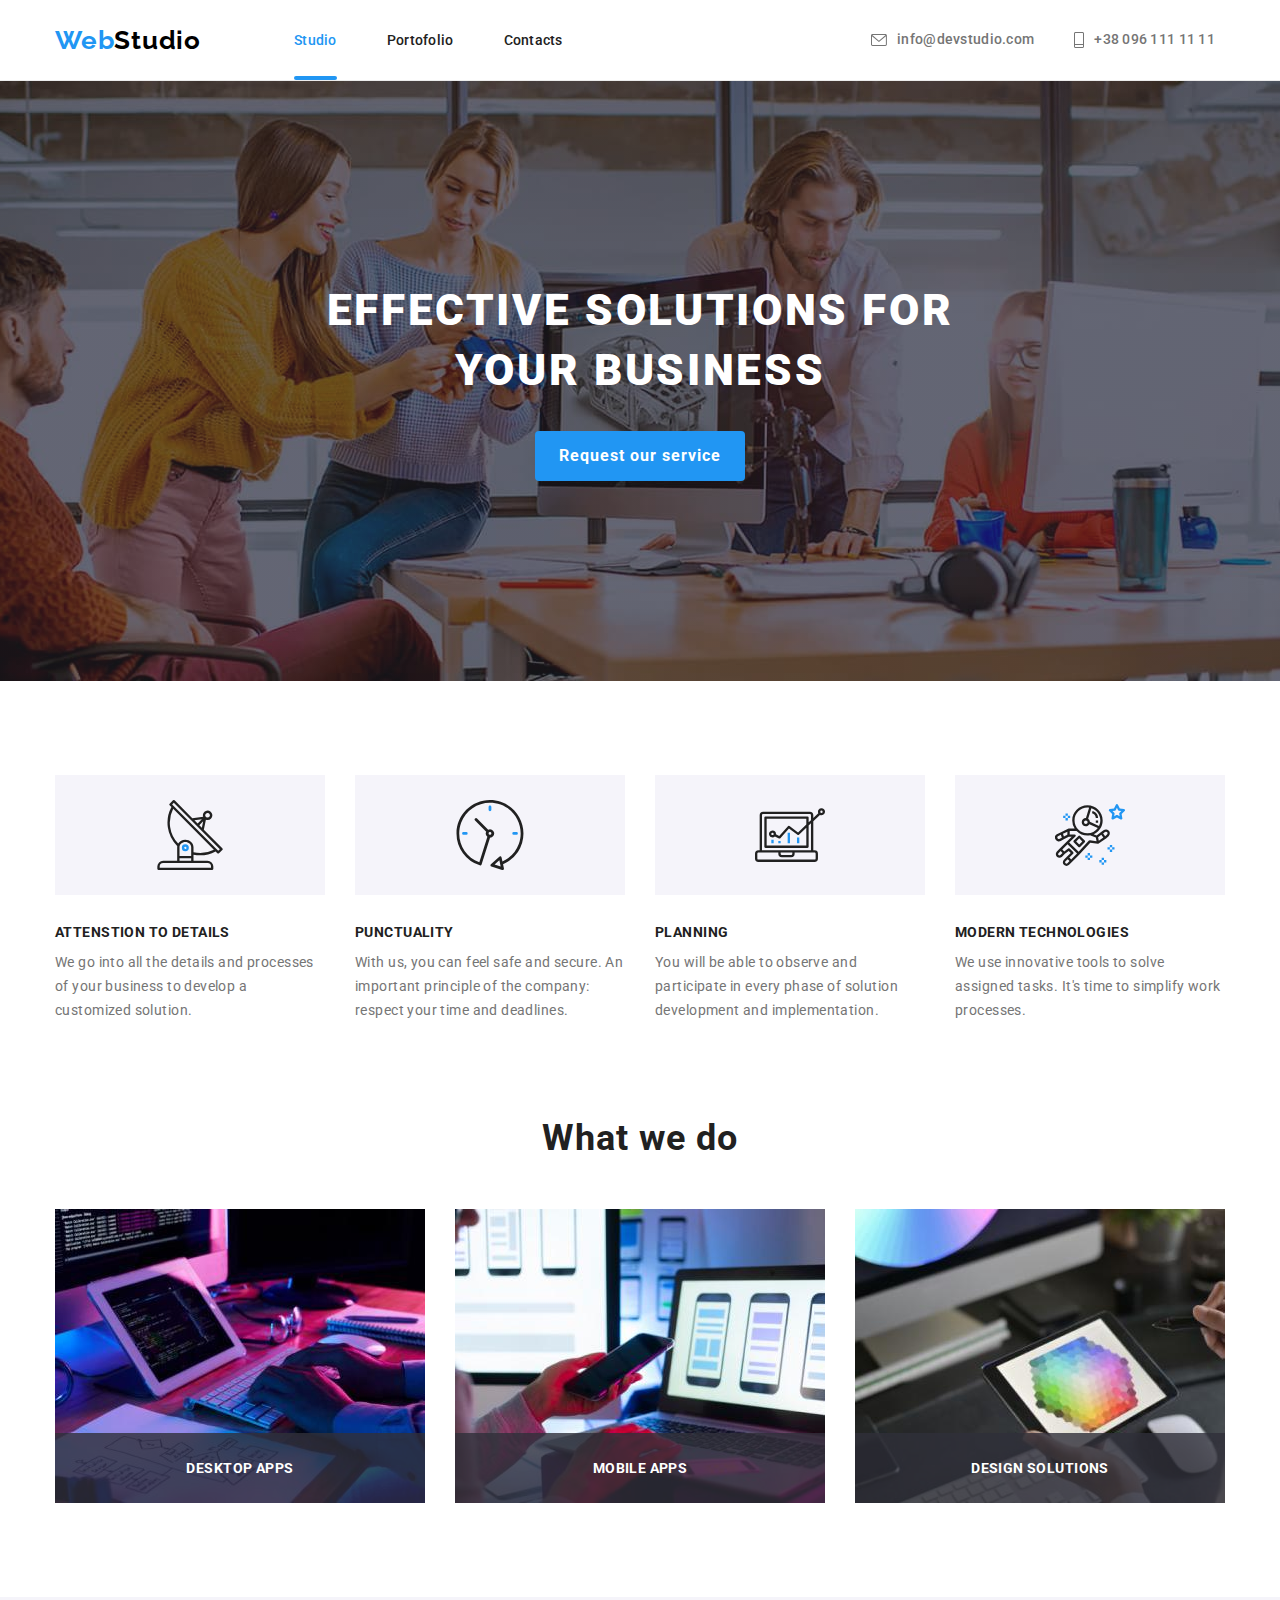
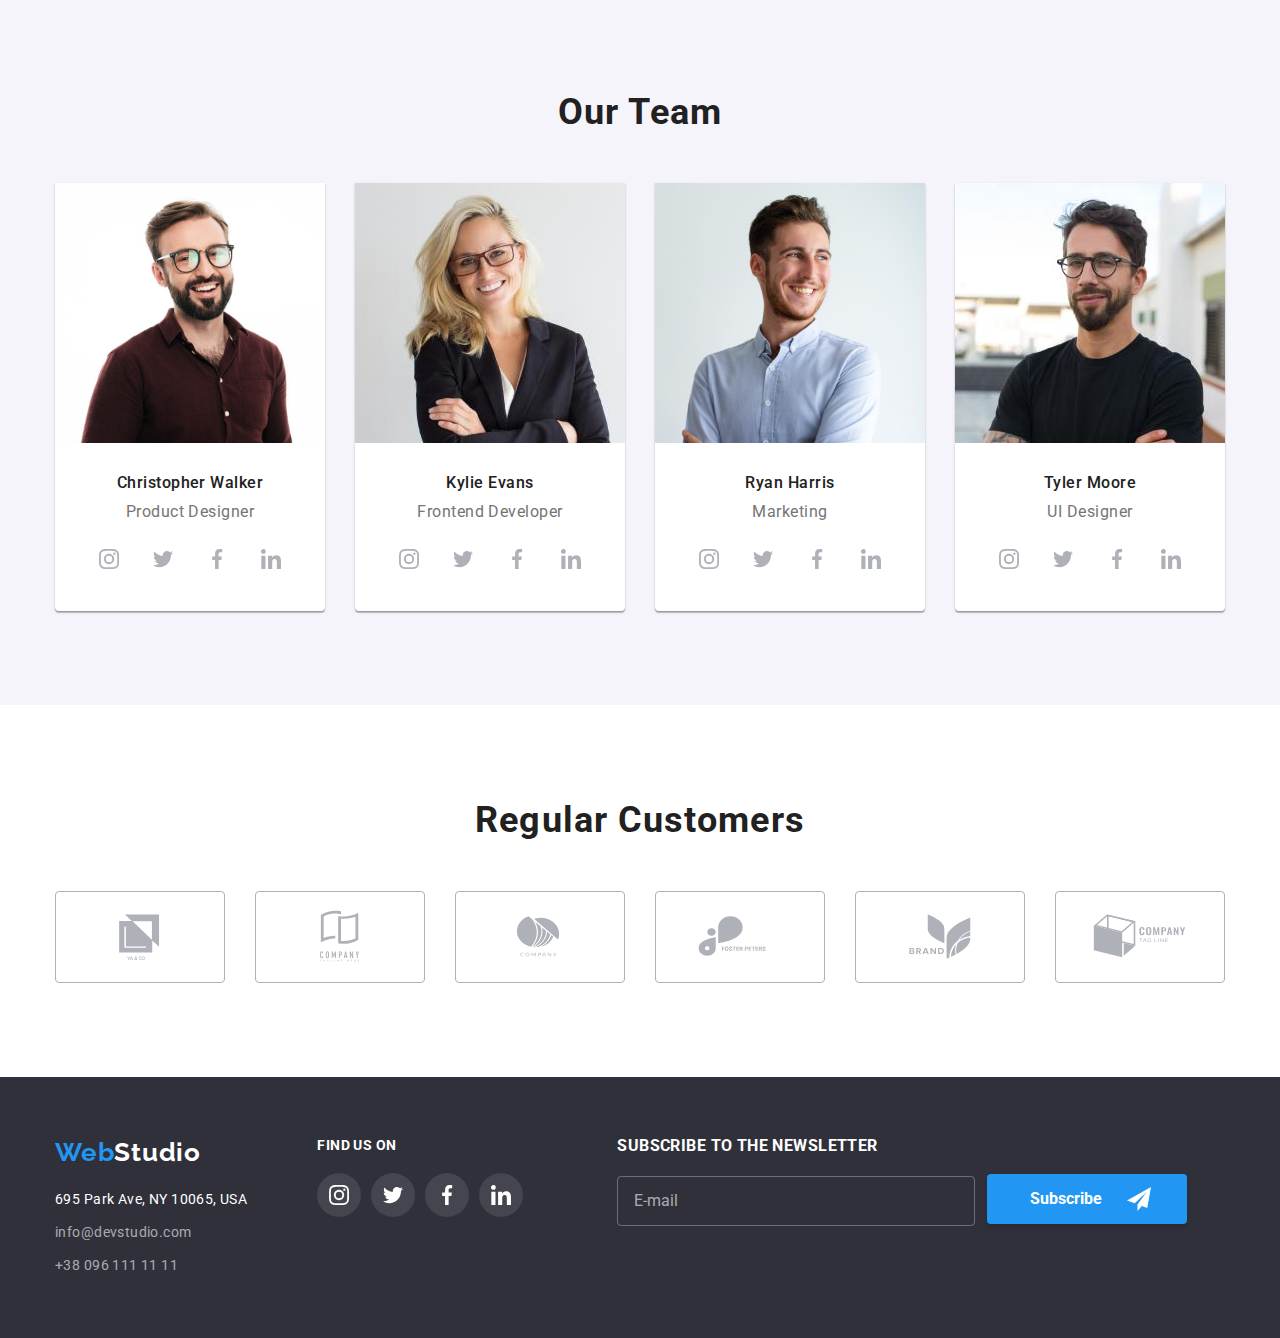
<file: index.html>
<!DOCTYPE html>
<html lang="en">
  <head>
    <meta charset="UTF-8" />
    <meta http-equiv="X-UA-Compatible" content="IE=edge" />
    <meta name="viewport" content="width=device-width, initial-scale=1.0" />
    <title>WebStudio</title>
    <link rel="preconnect" href="https://fonts.googleapis.com" />
    <link rel="preconnect" href="https://fonts.gstatic.com" crossorigin />
    <link
      href="https://fonts.googleapis.com/css2?family=Raleway:wght@700&family=Roboto:wght@400;500;700;900&display=swap"
      rel="stylesheet"
    />
    <link
      rel="stylesheet"
      href="https://cdnjs.cloudflare.com/ajax/libs/modern-normalize/1.1.0/modern-normalize.min.css"
    />
    <link rel="stylesheet" href="./css/styles.css" />
  </head>
  <body>
    <header class="header">
      <div class="container main-nav">
        <nav class="main-nav">
          <a href="./index.html" class="logo"><span class="logo part">Web</span>Studio</a>
          <ul class="nav-list">
            <li class="link"><a class="nav-list-link current" href="./index.html">Studio</a></li>
            <li class="link"><a class="nav-list-link" href="./portfolio.html">Portofolio</a></li>
            <li class="link"><a class="nav-list-link" href="">Contacts</a></li>
          </ul>
        </nav>
        <ul class="contacts-list">
          <li class="contact">
            <a href="mailto:info@devstudio.com" class="header-contacts mail">
              <svg class="convert" width="16px" height="12px">
                <use href="./images/icons.svg#icon-convert"></use>
              </svg>
              info@devstudio.com
            </a>
          </li>
          <li class="contact">
            <a href="tel:+380961111111" class="header-contacts phone">
              <svg class="phone" width="10px" height="16px">
                <use href="./images/icons.svg#icon-phone"></use>
              </svg>
              +38 096 111 11 11</a
            >
          </li>
        </ul>
      </div>
    </header>
    <main>
      <section class="hero">
        <h1 class="hero-title">Effective solutions for your business</h1>
        <button data-modal-open type="button" class="btn primary">Request our service</button>
      </section>
      <section class="section features">
        <div class="container">
          <h2 class="visually-hidden"></h2>
          <ul class="section-list">
            <li class="item">
              <div class="icon-background">
                <svg width="70px" height="70px">
                  <use href="./images/icons.svg#icon-antenna"></use>
                </svg>
              </div>
              <h3 class="section-list-title">ATTENSTION TO DETAILS</h3>
              <p class="item-desc">
                We go into all the details and processes of your business to develop a customized solution.
              </p>
            </li>
            <li class="item">
              <div class="icon-background">
                <svg width="70px" height="70px">
                  <use href="./images/icons.svg#icon-clock"></use>
                </svg>
              </div>
              <h3 class="section-list-title">PUNCTUALITY</h3>
              <p class="item-desc">
                With us, you can feel safe and secure. An important principle of the company: respect your time and deadlines.
              </p>
            </li>
            <li class="item">
              <div class="icon-background">
                <svg width="70px" height="70px">
                  <use href="./images/icons.svg#icon-diagram"></use>
                </svg>
              </div>
              <h3 class="section-list-title">PLANNING</h3>
              <p class="item-desc">
                You will be able to observe and participate in every phase of solution development and implementation.
              </p>
            </li>
            <li class="item">
              <div class="icon-background">
                <svg width="70px" height="70px">
                  <use href="./images/icons.svg#icon-astronaut"></use>
                </svg>
              </div>
              <h3 class="section-list-title">MODERN TECHNOLOGIES</h3>
              <p class="item-desc">
                We use innovative tools to solve assigned tasks. It's time to simplify work processes.
              </p>
            </li>
          </ul>
        </div>
      </section>
      <section class="section">
        <div class="container">
          <h2 class="section-title">What we do</h2>
          <ul class="section-list">
            <li class="img-list">  
              <img class="pic" src="./images/box-1.jpg" alt="Keyboard typing" width="370" />
              <h3 class="image-title">Desktop Apps</h3>
            </li>
            <li class="img-list">
              <img class="pic" src="./images/box-2.jpg" alt="Smartphone look" width="370" />
              <h3 class="image-title">Mobile Apps</h3>
            </li>
            <li class="img-list">
              <img class="pic" src="./images/box-3.jpg" alt="Color selection" width="370" />
              <h3 class="image-title">Design Solutions</h3>
            </li>
          </ul>
        </div>
      </section>
      <section class="section team">
        <div class="container">
          <h2 class="section-title">Our Team</h2>
          <ul class="section-list">
            <li class="section-card">
              <img src="./images/igor-demianenko.jpg" alt="Christopher Walker" width="270" />
              <div class="team-card-desc">
                <h3 class="section-list-item">Christopher Walker</h3>
                <p class="item-desc profession">Product Designer</p>
                <ul class="media-list">
                  <li>
                    <a href="" class="media-link">
                      <svg class="icon" width="20px" height="20px">
                        <use href="./images/icons.svg#icon-instagram"></use>
                      </svg>
                    </a>
                  </li>
                  <li>
                    <a href="" class="media-link">
                      <svg class="icon" width="20px" height="20px">
                        <use href="./images/icons.svg#icon-twitter"></use>
                      </svg>
                    </a>
                  </li>
                  <li>
                    <a href="" class="media-link">
                      <svg class="icon" width="20px" height="20px">
                        <use href="./images/icons.svg#icon-facebook"></use>
                      </svg>
                    </a>
                  </li>
                  <li>
                    <a href="" class="media-link">
                      <svg class="icon" width="20px" height="20px">
                        <use href="./images/icons.svg#icon-linkedin"></use>
                      </svg>
                    </a>
                  </li>
                </ul>
              </div>
            </li>
            <li class="section-card">
              <img src="./images/olga-repina.jpg" alt="Kylie Evans " width="270" />
              <div class="team-card-desc">
                <h3 class="section-list-item">Kylie Evans </h3>
                <p class="item-desc profession">Frontend Developer</p>
                <ul class="media-list">
                  <li>
                    <a href="" class="media-link">
                      <svg class="icon" width="20px" height="20px">
                        <use href="./images/icons.svg#icon-instagram"></use>
                      </svg>
                    </a>
                  </li>
                  <li>
                    <a href="" class="media-link">
                      <svg class="icon" width="20px" height="20px">
                        <use href="./images/icons.svg#icon-twitter"></use>
                      </svg>
                    </a>
                  </li>
                  <li>
                    <a href="" class="media-link">
                      <svg class="icon" width="20px" height="20px">
                        <use href="./images/icons.svg#icon-facebook"></use>
                      </svg>
                    </a>
                  </li>
                  <li>
                    <a href="" class="media-link">
                      <svg class="icon" width="20px" height="20px">
                        <use href="./images/icons.svg#icon-linkedin"></use>
                      </svg>
                    </a>
                  </li>
                </ul>
              </div>
            </li>
            <li class="section-card">
              <img src="./images/mykola-tarasov.jpg" alt="Ryan Harris" width="270" />
              <div class="team-card-desc">
                <h3 class="section-list-item">Ryan Harris</h3>
                <p class="item-desc profession">Marketing</p>
                <ul class="media-list">
                  <li>
                    <a href="" class="media-link">
                      <svg class="icon" width="20px" height="20px">
                        <use href="./images/icons.svg#icon-instagram"></use>
                      </svg>
                    </a>
                  </li>
                  <li>
                    <a href="" class="media-link">
                      <svg class="icon" width="20px" height="20px">
                        <use href="./images/icons.svg#icon-twitter"></use>
                      </svg>
                    </a>
                  </li>
                  <li>
                    <a href="" class="media-link">
                      <svg class="icon" width="20px" height="20px">
                        <use href="./images/icons.svg#icon-facebook"></use>
                      </svg>
                    </a>
                  </li>
                  <li>
                    <a href="" class="media-link">
                      <svg class="icon" width="20px" height="20px">
                        <use href="./images/icons.svg#icon-linkedin"></use>
                      </svg>
                    </a>
                  </li>
                </ul>
              </div>
            </li>
            <li class="section-card">
              <img src="./images/mykhailo-yermakov.jpg" alt="Tyler Moore" width="270" />
              <div class="team-card-desc">
                <h3 class="section-list-item">Tyler Moore</h3>
                <p class="item-desc profession">UI Designer</p>
                <ul class="media-list">
                  <li>
                    <a href="" class="media-link">
                      <svg class="icon" width="20px" height="20px">
                        <use href="./images/icons.svg#icon-instagram"></use>
                      </svg>
                    </a>
                  </li>
                  <li>
                    <a href="" class="media-link">
                      <svg class="icon" width="20px" height="20px">
                        <use href="./images/icons.svg#icon-twitter"></use>
                      </svg>
                    </a>
                  </li>
                  <li>
                    <a href="" class="media-link">
                      <svg class="icon" width="20px" height="20px">
                        <use href="./images/icons.svg#icon-facebook"></use>
                      </svg>
                    </a>
                  </li>
                  <li>
                    <a href="" class="media-link">
                      <svg class="icon" width="20px" height="20px">
                        <use href="./images/icons.svg#icon-linkedin"></use>
                      </svg>
                    </a>
                  </li>
                </ul>
              </div>
            </li>
          </ul>
        </div>
      </section>
      <section class="section">
        <div class="container">
          <h2 class="section-title">Regular Customers</h2>
          <ul class="company-list">
            <li>
              <a href="" class="company-link">
                <svg class="company-icon" width="106px" height="60px">
                  <use href="./images/icons.svg#icon-company-a"></use>
                </svg>
              </a>
            </li>
            <li>
              <a href="" class="company-link">
                <svg class="company-icon" width="106px" height="60px">
                  <use href="./images/icons.svg#icon-company-b"></use>
                </svg>
              </a>
            </li>
            <li>
              <a href="" class="company-link">
                <svg class="company-icon" width="106px" height="60px">
                  <use href="./images/icons.svg#icon-company-c"></use>
                </svg>
              </a>
            </li>
            <li>
              <a href="" class="company-link">
                <svg class="company-icon" width="106px" height="60px">
                  <use href="./images/icons.svg#icon-company-d"></use>
                </svg>
              </a>
            </li>
            <li>
              <a href="" class="company-link">
                <svg class="company-icon" width="106px" height="60px">
                  <use href="./images/icons.svg#icon-company-e"></use>
                </svg>
              </a>
            </li>
            <li>
              <a href="" class="company-link">
                <svg class="company-icon" width="106px" height="60px">
                  <use href="./images/icons.svg#icon-company-f"></use>
                </svg>
              </a>
            </li>
          </ul>
        </div>
      </section>
    </main>
    <footer class="footer">
      <div class="container">
        <div class="left-footer">
          <a href="./index.html" class="logo foot"><span class="logo part">Web</span>Studio</a>
          <address>
            <ul class="footer-list">
              <li class="item">
                <a
                  href="https://goo.gl/maps/kWrGyEN4S8KAi9pg8"
                  target="_blank"
                  rel="noopener nofollow noreferrer"
                  class="address"
                  >695 Park Ave, NY 10065, USA</a
                >
              </li>
              <li class="item">
                <a href="mailto:info@devstudio.com" class="footer-contacts">info@devstudio.com</a>
              </li>
              <li class="item">
                <a href="tel:+380961111111" class="footer-contacts">+38 096 111 11 11</a>
              </li>
            </ul>
          </address>
        </div>
        <div class="follow">
          <h3 class="follow-list-title">FIND US ON</h3>
          <ul class="follow-list">
            <li>
              <a href="" class="follow-media-link">
                <svg class="icon" width="20px" height="20px">
                  <use href="./images/icons.svg#icon-instagram"></use>
                </svg>
              </a>
            </li>
            <li>
              <a href="" class="follow-media-link">
                <svg class="icon" width="20px" height="20px">
                  <use href="./images/icons.svg#icon-twitter"></use>
                </svg>
              </a>
            </li>
            <li>
              <a href="" class="follow-media-link">
                <svg class="icon" width="20px" height="20px">
                  <use href="./images/icons.svg#icon-facebook"></use>
                </svg>
              </a>
            </li>
            <li>
              <a href="" class="follow-media-link">
                <svg class="icon" width="20px" height="20px">
                  <use href="./images/icons.svg#icon-linkedin"></use>
                </svg>
              </a>
            </li>
          </ul>
        </div>
        <div class="subscribe">
          <form class="form-footer"> 
           <label class="label-footer">SUBSCRIBE TO THE NEWSLETTER
            <input class="input-footer" id="footer-email" type="email" name="email" placeholder="E-mail">
           </label>
           <button class="btn-footer" type="submit">Subscribe
            <svg class="telegram" width="24" height="24" viewBox="0 0 24 24" fill="none" xmlns="http://www.w3.org/2000/svg">
             <path d="M24 0L0 13.5L7.66994 16.3407L19.5 5.25L10.5017 17.3895L10.509 17.3923L10.5 17.3895V24L14.8013 18.9819L20.2501 21L24 0Z" fill="white"/>
            </svg>         
           </button>    
          </form>
        </div>  
      </div>
    </footer>
    <!-- Modal -->
    <div class="modal is-hidden" data-modal>
      <div class="modal-content">
        <button class="close-btn" data-modal-close type="button"></button>
        <h2>Leave your information and we'll call you back</h2>
        <form class="form">
          <label class="form-group">
           <span>Name</span> 
           <input class="input" id="name" name="name" type="text">
           <svg class="modal-icon" width="18" height="18" viewBox="0 0 18 18" fill="currentColor" xmlns="http://www.w3.org/2000/svg">
            <g clip-path="url(#clip0_1_2667)">
            <path d="M9 9C10.6575 9 12 7.6575 12 6C12 4.3425 10.6575 3 9 3C7.3425 3 6 4.3425 6 6C6 7.6575 7.3425 9 9 9ZM9 10.5C6.9975 10.5 3 11.505 3 13.5V14.25C3 14.6625 3.3375 15 3.75 15H14.25C14.6625 15 15 14.6625 15 14.25V13.5C15 11.505 11.0025 10.5 9 10.5Z" fill="currentColor"/>
            </g>
            <defs>
            <clipPath id="clip0_1_2667">
            <rect width="18" height="18" fill="currentColor"/>
            </clipPath>
            </defs>
            </svg>
          </label>
          <label class="form-group">
           <span>Telephone</span>
           <input class="input" id="telephone" name="telephone" type="tel">
           <svg class="modal-icon" width="18" height="18" viewBox="0 0 18 18" fill="currentColor" xmlns="http://www.w3.org/2000/svg">
            <g clip-path="url(#clip0_1_2673)">
            <path d="M13.996 11.1226L12.1579 10.9127C11.7164 10.862 11.2822 11.014 10.971 11.3252L9.63945 12.6568C7.59144 11.6147 5.91251 9.94296 4.87041 7.8877L6.20922 6.54888C6.5204 6.2377 6.67237 5.80349 6.62171 5.36205L6.41185 3.53836C6.325 2.80745 5.70988 2.25745 4.97173 2.25745H3.71976C2.902 2.25745 2.22175 2.93771 2.2724 3.75547C2.65595 9.93572 7.59868 14.8712 13.7717 15.2548C14.5894 15.3054 15.2697 14.6252 15.2697 13.8074V12.5555C15.2769 11.8245 14.7269 11.2094 13.996 11.1226Z" fill="currentColor"/>
            </g>
            <defs>
            <clipPath id="clip0_1_2673">
            <rect width="18" height="18" fill="currentColor"/>
            </clipPath>
            </defs>
            </svg> 
          </label>
          <label class="form-group">
           <span>E-mail</span>
           <input class="input" id="email" name="email" type="email">
           <svg class="modal-icon" width="18" height="18" viewBox="0 0 18 18" fill="currentColor"  xmlns="http://www.w3.org/2000/svg">
            <g clip-path="url(#clip0_1_2679)">
            <path d="M15 3H3C2.175 3 1.5075 3.675 1.5075 4.5L1.5 13.5C1.5 14.325 2.175 15 3 15H15C15.825 15 16.5 14.325 16.5 13.5V4.5C16.5 3.675 15.825 3 15 3ZM14.7 6.1875L9.3975 9.5025C9.1575 9.6525 8.8425 9.6525 8.6025 9.5025L3.3 6.1875C3.1125 6.0675 3 5.865 3 5.6475C3 5.145 3.5475 4.845 3.975 5.1075L9 8.25L14.025 5.1075C14.4525 4.845 15 5.145 15 5.6475C15 5.865 14.8875 6.0675 14.7 6.1875Z" fill="currentColor"/>
            </g>
            <defs>
            <clipPath id="clip0_1_2679">
            <rect width="18" height="18" fill="currentColor"/>
            </clipPath>
            </defs>
            </svg>            
          </label>
          <label class="form-group">
           <span>Comments</span>
           <textarea name="comments" class="textarea" rows="5" placeholder="Enter the text"></textarea>
          </label>
          <label class="form-group form-checkbox">
           <input class="checkbox" type="checkbox" name="acceptTerms">
           <span class="conditions-text">I agree with the letter and accept the <a class="terms" href="#"> Terms and Conditions</a></span>
          </label>
          <div class="modal-send">
           <button type="button" class="btn-submit">Send</button>
          </div>   
        </form>
      </div>
    </div>
    <script src="./modal.js"></script>  
  </body>
</html>
</file>
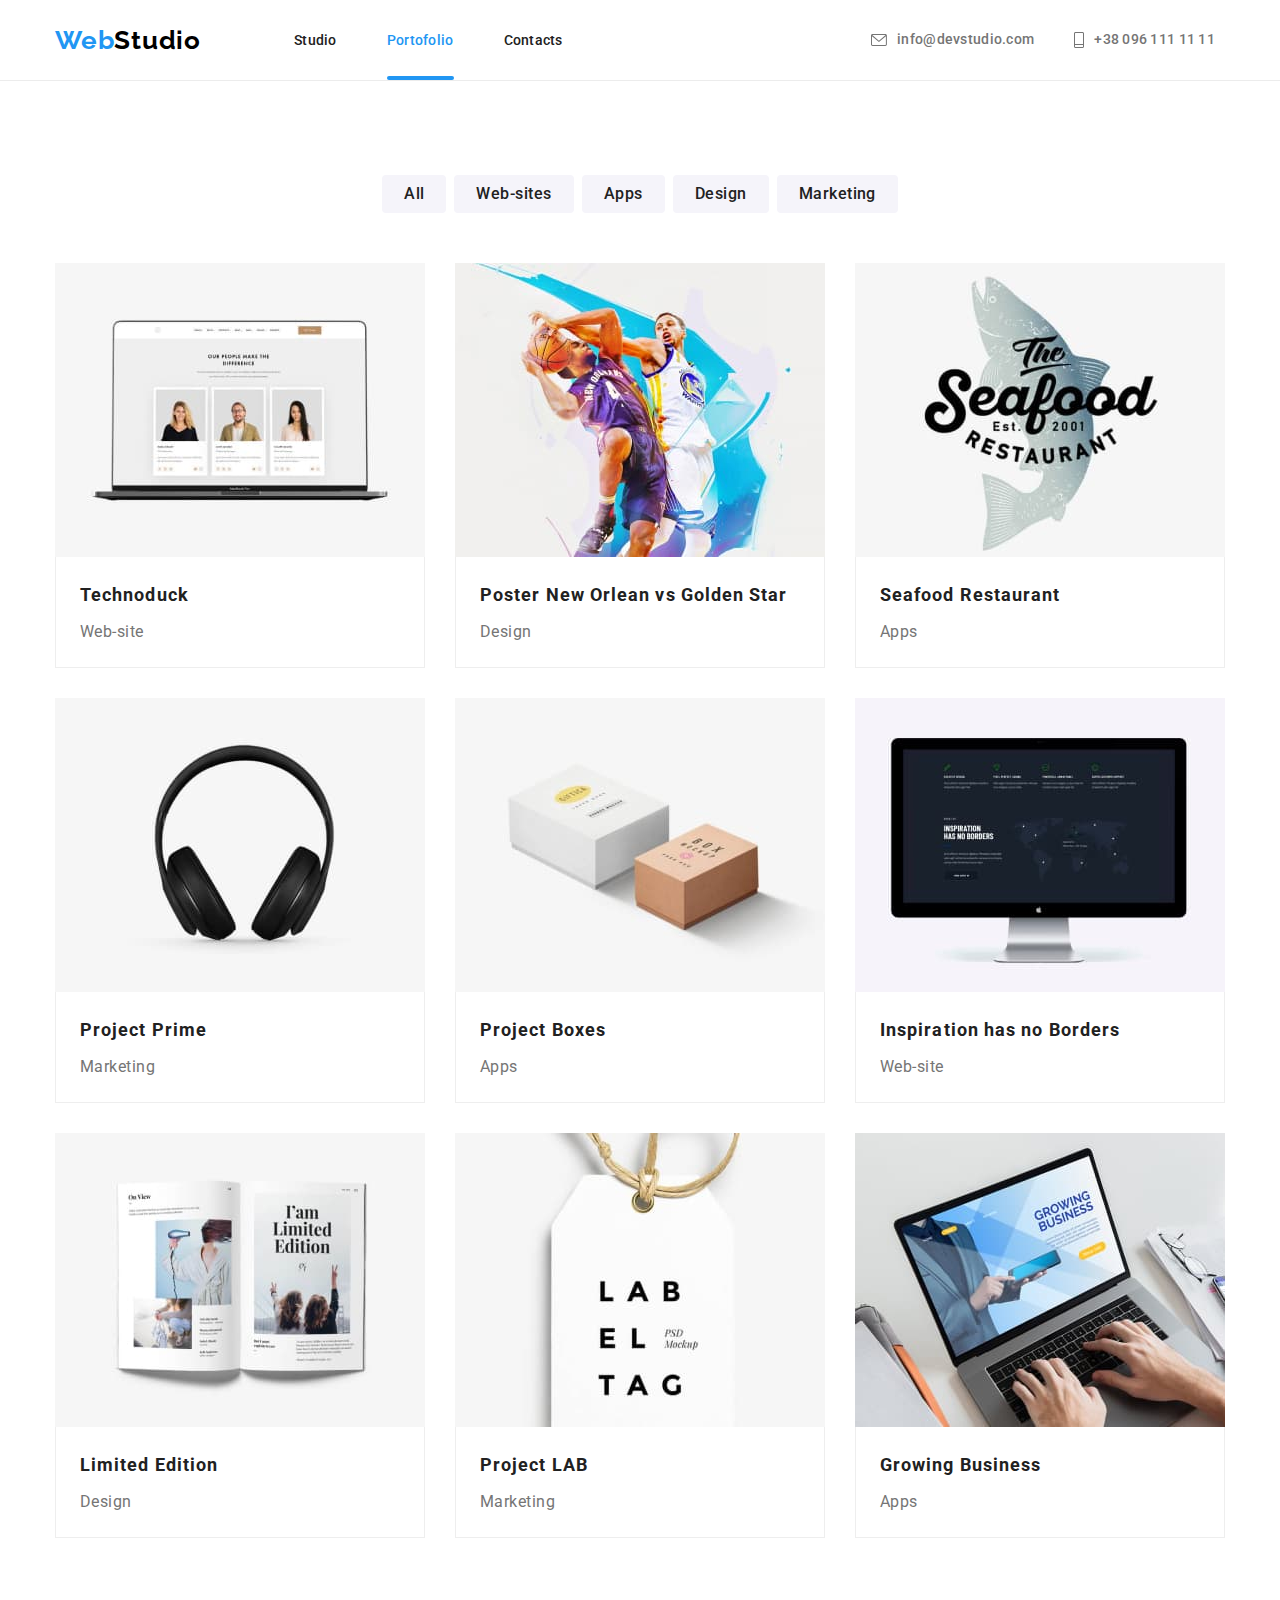
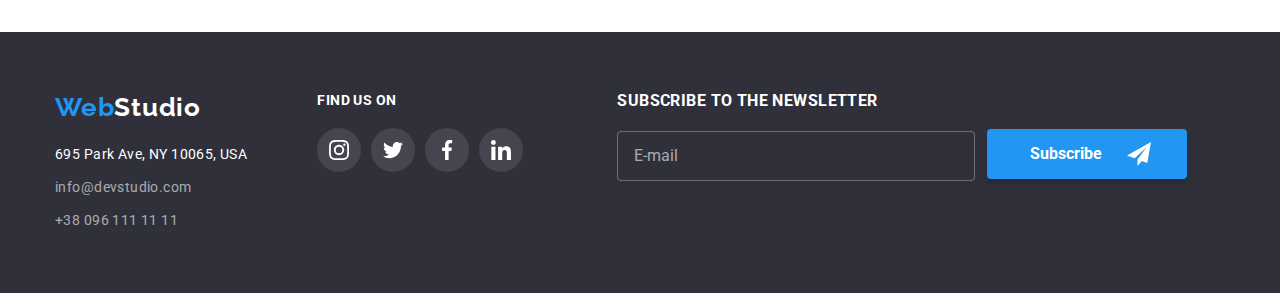
<file: portfolio.html>
<!DOCTYPE html>
<html lang="en">
  <head>
    <meta charset="UTF-8" />
    <meta http-equiv="X-UA-Compatible" content="IE=edge" />
    <meta name="viewport" content="width=device-width, initial-scale=1.0" />
    <title>WebStudio</title>
    <link rel="preconnect" href="https://fonts.googleapis.com" />
    <link rel="preconnect" href="https://fonts.gstatic.com" crossorigin />
    <link
      href="https://fonts.googleapis.com/css2?family=Raleway:wght@700&family=Roboto:wght@400;500;700;900&display=swap"
      rel="stylesheet"
    />
    <link
      rel="stylesheet"
      href="https://cdnjs.cloudflare.com/ajax/libs/modern-normalize/1.1.0/modern-normalize.min.css"
    />
    <link rel="stylesheet" href="./css/styles.css" />
  </head>
  <body>
    <header class="header">
      <div class="container main-nav">
        <nav class="main-nav">
          <a href="./index.html" class="logo"><span class="logo part">Web</span>Studio</a>
          <ul class="nav-list">
            <li class="link"><a class="nav-list-link" href="./index.html">Studio</a></li>
            <li class="link">
              <a class="nav-list-link current" href="./portfolio.html">Portofolio</a>
            </li>
            <li class="link"><a class="nav-list-link" href="">Contacts</a></li>
          </ul>
        </nav>
        <ul class="contacts-list">
          <li class="contact">
            <a href="mailto:info@devstudio.com" class="header-contacts mail">
              <svg class="convert" width="16px" height="12px">
                <use href="./images/icons.svg#icon-convert"></use>
              </svg>
              info@devstudio.com
            </a>
          </li>
          <li class="contact">
            <a href="tel:+380961111111" class="header-contacts phone">
              <svg class="phone" width="10px" height="16px">
                <use href="./images/icons.svg#icon-phone"></use>
              </svg>
              +38 096 111 11 11</a
            >
          </li>
        </ul>
      </div>
    </header>
    <main>
      <section class="section">
        <div class="container">
          <h1 class="visually-hidden">All Projects</h1>
          <ul class="btn-list">
            <li class="list-btn"><button type="button" class="btn secondary">All</button></li>
            <li class="list-btn"><button type="button" class="btn secondary">Web-sites</button></li>
            <li class="list-btn"><button type="button" class="btn secondary">Apps</button></li>
            <li class="list-btn"><button type="button" class="btn secondary">Design</button></li>
            <li class="list-btn"><button type="button" class="btn secondary">Marketing</button></li>
          </ul>
          <ul class="project-list">
            <li class="project-card">
              <a href="" class="project-link">
               <div class="overlay-wrapper">
                <img class="image-portofolio"
                  src="./images/technocrack.jpg"
                  alt="technoduck"
                  width="370"
                />
               <div class="overlay">
                <p>
                  Technoduck is a state-of-the-art coronavirus distribution platform. Companies use this platform for digital espionage and attacks on competitors' secure servers.
                </p>
               </div>  
               </div>  
                <div class="card-desc">
                  <h2 class="project-title">Technoduck</h2>
                  <p class="project-desc">Web-site</p>
                </div></a
              >
            </li>
            <li class="project-card">
              <a href="" class="project-link">
                <img src="./images/poster.jpg" alt="poster-new" width="370" /> 
                <div class="card-desc">
                  <h2 class="project-title">Poster New Orlean vs Golden Star</h2>
                  <p class="project-desc">Design</p>
                </div></a
              >
            </li>
            <li class="project-card">
              <a href="" class="project-link">
                <img src="./images/seafood.jpg" alt="seafood" width="370" />
                <div class="card-desc">
                  <h2 class="project-title">Seafood Restaurant</h2>
                  <p class="project-desc">Apps</p>
                </div></a
              >
            </li>
            <li class="project-card">
              <a href="" class="project-link">
                <img src="./images/prime.jpg" alt="project-prime" width="370" />
                <div class="card-desc">
                  <h2 class="project-title">Project Prime</h2>
                  <p class="project-desc">Marketing</p>
                </div></a
              >
            </li>
            <li class="project-card">
              <a href="" class="project-link">
                <img src="./images/boxes.jpg" alt="boxes-project" width="370" />
                <div class="card-desc">
                  <h2 class="project-title">Project Boxes</h2>
                  <p class="project-desc">Apps</p>
                </div></a
              >
            </li>
            <li class="project-card">
              <a href="" class="project-link">
                <img src="./images/inspiration.jpg" alt="inspiration-borders" width="370" />
                <div class="card-desc">
                  <h2 class="project-title">Inspiration has no Borders</h2>
                  <p class="project-desc">Web-site</p>
                </div></a
              >
            </li>
            <li class="project-card">
              <a href="" class="project-link">
                <img src="./images/limited-edition.jpg" alt="limited-edition" width="370" />
                <div class="card-desc">
                  <h2 class="project-title">Limited Edition</h2>
                  <p class="project-desc">Design</p>
                </div></a
              >
            </li>
            <li class="project-card">
              <a href="" class="project-link">
                <img src="./images/lab.jpg" alt="project-lab" width="370" />
                <div class="card-desc">
                  <h2 class="project-title">Project LAB</h2>
                  <p class="project-desc">Marketing</p>
                </div></a
              >
            </li>
            <li class="project-card">
              <a href="" class="project-link">
                <img
                  src="./images/growing-business.jpg"
                  alt="Набирають текст на ноутбуці"
                  width="370"
                />
                <div class="card-desc">
                  <h2 class="project-title">Growing Business</h2>
                  <p class="project-desc">Apps</p>
                </div></a
              >
            </li>
          </ul>
        </div>
      </section>
    </main>
    <footer class="footer">
      <div class="container">
        <div class="left-footer">
          <a href="./index.html" class="logo foot"><span class="logo part">Web</span>Studio</a>
          <address>
            <ul class="footer-list">
              <li class="item">
                <a
                  href="https://goo.gl/maps/kWrGyEN4S8KAi9pg8"
                  target="_blank"
                  rel="noopener nofollow noreferrer"
                  class="address"
                  >695 Park Ave, NY 10065, USA</a
                >
              </li>
              <li class="item">
                <a href="mailto:info@devstudio.com" class="footer-contacts">info@devstudio.com</a>
              </li>
              <li class="item">
                <a href="tel:+380961111111" class="footer-contacts">+38 096 111 11 11</a>
              </li>
            </ul>
          </address>
        </div>
        <div class="follow">
          <h3 class="follow-list-title">FIND US ON</h3>
          <ul class="follow-list">
            <li>
              <a href="" class="follow-media-link">
                <svg class="icon" width="20px" height="20px">
                  <use href="./images/icons.svg#icon-instagram"></use>
                </svg>
              </a>
            </li>
            <li>
              <a href="" class="follow-media-link">
                <svg class="icon" width="20px" height="20px">
                  <use href="./images/icons.svg#icon-twitter"></use>
                </svg>
              </a>
            </li>
            <li>
              <a href="" class="follow-media-link">
                <svg class="icon" width="20px" height="20px">
                  <use href="./images/icons.svg#icon-facebook"></use>
                </svg>
              </a>
            </li>
            <li>
              <a href="" class="follow-media-link">
                <svg class="icon" width="20px" height="20px">
                  <use href="./images/icons.svg#icon-linkedin"></use>
                </svg>
              </a>
            </li>
          </ul>
        </div>
        <div class="subscribe">
          <form class="form-footer"> 
           <label class="label-footer">SUBSCRIBE TO THE NEWSLETTER
            <input class="input-footer" type="email" name="email" placeholder="E-mail">
           </label>
           <button class="btn-footer" type="submit">Subscribe
            <svg class="telegram" width="24" height="24" viewBox="0 0 24 24" fill="none" xmlns="http://www.w3.org/2000/svg">
             <path d="M24 0L0 13.5L7.66994 16.3407L19.5 5.25L10.5017 17.3895L10.509 17.3923L10.5 17.3895V24L14.8013 18.9819L20.2501 21L24 0Z" fill="white"/>
            </svg>         
           </button>    
          </form>
        </div>  
      </div>
    </footer>
  </body>
</html>
</file>
<file: css/styles.css>
:root {
  --black-color: #000000;
  --text-primary-color: #212121;
  --text-p-color: #757575;
  --primary-white-color: #ffffff;
  --background-secondary-color: #f5f4fa;
  --hero-footer-color--: #2f303a;
  --accent-color: #2196f3;
  --no-accent-color: #afb1b8;
  --primary-btn-accent-color--: #188ce8;
  --transition: 250ms cubic-bezier(0.4, 0, 0.2, 1);
}

body {
  background-color: var(--primary-white-color);
  color: var(--text-primary-color);

  font-family: "Roboto", sans-serif;
  font-size: 14px;
  letter-spacing: 0.03em;
}

.nav-list,
.contacts-list,
.section-list,
.footer-list {
  list-style-type: none;
}


.nav-list-link.current::after {
  content: '';
  background: var(--accent-color);
  width: 100%;
  height: 4px;
  position: absolute;
  bottom: -1px;
  left: 0px;
  border-radius: 2px;
}

.nav-list-link:hover,
.header-contacts:hover,
.footer-contacts:hover,
.address:hover,
.nav-list-link:focus,
.header-contacts:focus,
.footer-contacts:focus,
.address:focus {
  transition: 250ms cubic-bezier(0.4, 0, 0.2, 1);
  color: var(--accent-color);
}

h1,
h2,
h3,
h4,
h5,
h6,
ul,
p {
  margin: 0;
  padding: 0;
}

img {
  display: block;
  max-width: 100%;
}

.container {
  width: 1200px;
  margin: 0 auto;
  padding: 0 15px;
}

.section {
  padding-top: 94px;
  padding-bottom: 94px;
}

.header {
  border-bottom: 1px solid #ececec;
}

.main-nav {
  display: flex;
  align-items: center;
}

.logo {
  color: var(--black-color);
  font-family: Raleway, sans-serif;
  text-decoration: none;
  font-weight: 700;
  font-size: 26px;
  line-height: 1.19;
  letter-spacing: 0.03em;
}

.part {
  color: var(--accent-color);
}

.nav-list .link + .link {
  margin-left: 50px;
}

.nav-list {
  display: flex;
  margin-left: 93px;
}


.nav-list-link.current {
  position: relative;
  color: var(--accent-color);
}

.nav-list-link {
  position: relative;
  display: block;
  padding: 32px 0px 31px 0px;
  color: var(--text-primary-color);
  font-weight: 500;
  font-size: 14px;
  line-height: 1.14;
  letter-spacing: 0.02em;
  text-decoration: none;
}

.contacts-list {
  display: flex;
  margin-left: auto;
}

.contacts-list .contact + .contact {
  margin-left: 40px;
}

.convert,
.phone {
  margin-right: 10px;
  fill: currentColor;
}

.convert:hover,
.phone:hover,
.convert:focus,
.phone:focus {
  fill: var(--accent-color);
}

.header-contacts {
  display: inline-flex;
  padding: 32px 0;

  color: var(--text-p-color);
  font-weight: 500;
  font-size: 14px;
  line-height: 1.14;
  letter-spacing: 0.02em;
  text-decoration: none;
  align-items: center;
}

.visually-hidden {
  position: absolute;
  white-space: nowrap;
  width: 1px;
  height: 1px;
  overflow: hidden;
  border: 0;
  padding: 0;
  clip: rect(0 0 0 0);
  clip-path: inset(50%);
  margin: -1px;
}

.hero {
  padding: 200px 0;
  margin-left: auto;
  margin-right: auto;

  text-align: center;

  background-color: var(--hero-footer-color--);
  background-image: linear-gradient(rgba(47, 48, 58, 0.4), rgba(47, 48, 58, 0.4)),
    url(../images/background-hero.jpg);
  max-width: 1600px;
  height: 600px;
  background-position: center;
}

.hero-title {
  max-width: 696px;
  margin-top: 0;
  margin-bottom: 30px;
  margin-right: auto;
  margin-left: auto;

  color: var(--primary-white-color);
  font-weight: 900;
  font-size: 44px;
  line-height: 1.36;
  text-align: center;
  letter-spacing: 0.06em;
  text-transform: uppercase;
}

.btn {
  display: inline-block;
  cursor: pointer;
  font-family: Roboto, sans-serif;
  border: none;
  border-radius: 4px;
}

.btn.primary {
  color: var(--primary-white-color);
  background-color: var(--accent-color);
  font-weight: 700;
  font-size: 16px;
  line-height: 1.88;
  letter-spacing: 0.06em;
  padding: 10px 24px;
}

.btn.primary:hover,
.btn.primary:focus {
  transition: 250ms cubic-bezier(0.4, 0, 0.2, 1);
  background-color: var(--primary-btn-accent-color--);
}

.section.features {
  padding-bottom: 0;
}

.section-list {
  display: flex;
}

.section-list .item {
  width: 270px;
}

.icon-background {
  display: flex;
  align-items: center;
  justify-content: center;
  width: 270px;
  height: 120px;
  margin-bottom: 30px;

  background-color: var(--background-secondary-color);
}

.section-list .item:not(:last-child) {
  margin-right: 30px;
}

.section-title {
  margin-bottom: 50px;

  font-weight: 700;
  font-size: 36px;
  line-height: 1.17;
  text-align: center;
  letter-spacing: 0.03em;
}

.item-desc {
  color: var(--text-p-color);
  line-height: 1.71;
}


.section-list .img-list:not(:last-child) {
  margin-right: 30px;
}

.team {
  background-color: var(--background-secondary-color);
}

.section-list-title {
  margin-bottom: 10px;

  font-weight: 700;
  font-size: 14px;
  line-height: 1.14;
  letter-spacing: 0.03em;
  text-transform: uppercase;
}

.section-card {
  background-color: var(--primary-white-color);

  text-align: center;

  box-shadow: 0px 1px 3px rgba(0, 0, 0, 0.12), 0px 1px 1px rgba(0, 0, 0, 0.14),
    0px 2px 1px rgba(0, 0, 0, 0.2);
  border-radius: 0px 0px 4px 4px;
}

.section-card:not(:last-child) {
  margin-right: 30px;
}
.team-card-desc {
  padding: 30px 0;
}

.section-list-item {
  margin-bottom: 10px;

  font-weight: 500;
  font-size: 16px;
  line-height: 1.19;
  letter-spacing: 0.03em;
}
.profession {
  font-size: 16px;
  line-height: 1.19;
  letter-spacing: 0.03em;
  margin-bottom: 16px;
}

.media-list {
  display: flex;
  list-style-type: none;
  height: 44px;
  align-items: center;
  padding: 0 32px;
}

.media-link {
  display: flex;
  width: 44px;
  height: 44px;
  align-items: center;
  justify-content: center;
  color: var(--no-accent-color);
}

.media-list li:not(:last-child) {
  margin-right: 10px;
}

.media-link:hover,
.media-link:focus {
  transition: 250ms cubic-bezier(0.4, 0, 0.2, 1);
  background-color: var(--accent-color);
  border-radius: 50%;
  color: var(--primary-white-color);
}

.icon {
  display: flex;
  fill: currentColor;
}

.company-list {
  display: flex;
  list-style-type: none;
  margin: 0;
}

.company-list li:not(:last-child) {
  margin-right: 30px;
}

.company-link {
  display: flex;
  align-items: center;
  justify-content: center;
  width: 170px;
  height: 92px;
  border: 1px solid var(--no-accent-color);
  border-radius: 4px;
  padding: 16px 32px;

  color: var(--no-accent-color);
}

.company-link:hover,
.company-link:focus {
  transition: 250ms cubic-bezier(0.4, 0, 0.2, 1);
  color: var(--accent-color);
  border-color: var(--accent-color);
}

.company-icon {
  fill: currentColor;
}

/* Modal */
.modal {
  position: fixed;
  top: 0;
  bottom: 0;
  left: 0;
  right: 0;
  background: rgba(0, 0, 0, 0.2);
  opacity: 1;
  transform: scale(1);
  transition: var(--transition);
  width: 100%;
  height: 100%;
  display: flex;
  justify-content: center;
  align-items: center;
}

.modal-content {
  transition: var(--transition);
  border-radius: 4px;
  background: #ffffff;
  width: 528px;
  height: 581px;
  margin: 0 auto;
  position: relative;
}

.is-hidden {
  transform: scale(0);
  transition: var(--transition);
  visibility: hidden;
}

.close-btn {
  position: absolute;
  top: 8px;
  right: 8px;
  display: flex;
  width: 30px;
  height: 30px;
  box-sizing: border-box;
  background-color: var(--primary-white-color);
  border: 1px solid rgba(0, 0, 0, 0.1);
  border-radius: 50%;
  cursor: pointer
}

.close-btn:hover,
.close-btn:focus {
  border-color: #188ce8;
  transition: var(--transition);
}


.close-btn::before {
  margin: auto;
  content: '';
  width: 11px;
  height: 11px;
  background-image: url(../images/exit.svg);
  background-size: contain;
}

.modal-content h2 {
  padding-top: 40px;
  padding-bottom: 12px;
  text-align: center;
  font-weight: 700;
  font-size: 20px;
}

/* Formular Group */
  .form-group {
    position: relative;
    display: flex;
    gap: 4px;
    flex-direction: column;
    padding-right: 40px;
    padding-left: 40px;
  }

  .form-group > *:nth-child(1) {
    color: #757575;
    font-weight: 400px;
    font-size: 12px;
    
  }

  .form-group + .form-group {
    margin-top: 10px;
  }

  .form-group > *:nth-child(2) {
    outline: 0;
    padding: 12px 40px;
    border: 1px solid rgba(33, 33, 33, 0.2);
    border-radius: 4px;
  }

  .textarea {
    width: 448px;
    resize: none;
    margin-bottom: 20px;
  }

  .form-checkbox {
    justify-content: center;
    flex-direction: row;
    gap: 8px;
  }

  .form-checkbox > *:nth-child(2) {
    padding: 0;
    border: none;
  }

  .form-checkbox .checkbox {
    width: 16px;
    height: 15px;
    margin-top: 0;
  }


  .textarea::placeholder {
    color: #75757580;
  }

  .terms {
    text-decoration: none;
  }

  .terms:active,
  .terms:visited {
    color: #2196F3;
  }

  .modal-send {
    display: flex;
    justify-content: center;
    margin-top: 30px;
  }

  .btn-submit {
    border: none;
    background: #2196F3;
    color: #FFFFFF;
    font-weight: 700;
    font-size: 16px;
    line-height: 30px;
    width: 200px;
    height: 50px;
    box-shadow: 0 4px 4px rgba(0, 0, 0, 0.15);
    border-radius: 4px;
    cursor: pointer;
  }

  .btn-submit:hover,
  .btn-submit:focus {
    transition: 250ms cubic-bezier(0.4, 0, 0.2, 1);
  background-color: var(--primary-btn-accent-color--);
  }

  .input:focus + .modal-icon {
    color: #2196F3;
  }

  .input:focus-within {
    border: 1px solid #2196F3;
    transition: var(--transition);
  }
 
  .textarea:focus {
    border: 1px solid #2196F3;
    transition: var(--transition);
  }

  .form .modal-icon {
    position: absolute;
    left: 50px;
    top: 50%;
  }



/* What we do positions */
  .img-list {
    position: relative;
  }

  .image-title {
    display: flex;
    position: absolute;
    color: #ffffff;
    font-weight: 700;
    font-size: 14px;
    text-transform: uppercase;
  }

  .image-title {
    background: rgba(47, 48, 58, 0.8);
    width: 370px;
    height: 70px;
    align-items: center;
    justify-content: center;
    top: 224px;
  }


/* Footer Subscribe */

  .subscribe {
    display: flex;
    flex-direction: row;
    gap: 12px;
    align-items: flex-start;
    margin-left: 94px;
  }
  
  .form-footer {
    display: flex;
  }

  .label-footer {
    display: flex;
    flex-direction: column;
    gap: 20px;
    color: white;
    font-weight: 700;
    font-size: 16px;
  }

  .input-footer:focus-within {
    border-color: #2196F3;
    transition: var(--transition);
  }

  .input-footer {
    width: 358px;
    padding-left: 16px;
    padding-top: 15px;
    padding-bottom: 15px;
    background: transparent;
    color: rgba(255, 255, 255, 0.6);
    border-radius: 4px;
    border: 1px solid rgba(255, 255, 255, 0.3);
  }



  ::placeholder {
    color: rgba(255, 255, 255, 0.6);
    font-weight: 400;
    font-size: 16px;
  }

  .btn-footer {
    cursor: pointer;
    display: flex;
    align-items: center;
    margin-left: 12px;
    padding-top: 10px;
    padding-right: 28px;
    padding-bottom: 10px;
    padding-left: 43px;
    margin-top: 37px;
    width: 200px;
    height: 50px;
    background-color: var(--accent-color);
    border: none;
    color: var(--primary-white-color);
    font-weight: 700;
    font-size: 16px;
    border-radius: 4px;
    box-shadow: 0px 4px 4px rgba(0, 0, 0, 0.15);
  }

  .telegram {
    margin-left: 25px;
  }

  .btn-footer:hover,
  .btn-footer:focus {
    transition: 250ms cubic-bezier(0.4, 0, 0.2, 1);
    background-color: var(--primary-btn-accent-color--);
  }

  

/* portfolio.html */
.btn-list,
.project-list {
  list-style-type: none;

  display: flex;
  flex-wrap: wrap;
}

.btn-list {
  justify-content: center;
  margin-bottom: 50px;
}

.btn.secondary:hover,
.btn.secondary:focus {
  transition: 250ms cubic-bezier(0.4, 0, 0.2, 1);
}

.list-btn:not(:last-child) {
  margin-right: 8px;
}
.btn.secondary {
  padding: 6px 22px;

  background-color: var(--background-secondary-color);
  color: var(--text-primary-color);
  font-weight: 500;
  font-size: 16px;
  line-height: 1.62;
  letter-spacing: 0.03em;
}

.btn.secondary:hover,
.btn.secondary:focus {
  background-color: var(--accent-color);
  color: var(--primary-white-color);
  box-shadow: 0px 3px 1px rgba(0, 0, 0, 0.1), 0px 1px 2px rgba(0, 0, 0, 0.08),
    0px 2px 2px rgba(0, 0, 0, 0.12);
  border-radius: 4px;
}

.project-card {
  margin-right: 30px;
  margin-bottom: 30px;
}

.project-card:hover {
  box-shadow: 0px 1px 1px rgba(0, 0, 0, 0.12), 0px 4px 4px rgba(0, 0, 0, 0.06),
    1px 4px 6px rgba(0, 0, 0, 0.16);
}

.project-card:nth-child(3n) {
  margin-right: 0;
}

.project-card:nth-last-child(-n + 3) {
  margin-bottom: 0;
}

.card-desc {
  padding: 20px 24px;

  border-left: 1px solid #eeeeee;
  border-right: 1px solid #eeeeee;
  border-bottom: 1px solid #eeeeee;
}

.project-link {
  text-decoration: none;
}

.project-title {
  margin-bottom: 4px;
  color: var(--text-primary-color);
  font-weight: 700;
  font-size: 18px;
  line-height: 2;
  letter-spacing: 0.06em;
}

.project-desc {
  color: var(--text-p-color);
  font-size: 16px;
  line-height: 1.88;
  letter-spacing: 0.03em;
}

.footer {
  display: flex;
  padding-top: 60px;
  padding-bottom: 60px;

  background-color: var(--hero-footer-color--);
}

.footer .container {
  display: flex;
}

.foot {
  display: inline-block;
  margin-bottom: 20px;

  color: var(--primary-white-color);
}

.footer-list .item:not(:last-child) {
  margin-bottom: 9px;
}

.address {
  color: var(--primary-white-color);
  font-style: normal;
  line-height: 1.71;
  text-decoration: none;
}

.footer-contacts {
  color: rgba(255, 255, 255, 0.6);
  font-style: normal;
  line-height: 1.71;
  text-decoration: none;
}

.follow {
  margin-left: 70px;
}

.follow-list-title {
  color: var(--primary-white-color);
  font-weight: 700;
  font-size: 14px;
  line-height: 16px;
  letter-spacing: 0.03em;
  text-transform: uppercase;

  margin-bottom: 20px;
}

.follow-list {
  display: flex;
  list-style-type: none;
}

.follow-list li:not(:last-child) {
  margin-right: 10px;
}

.follow-media-link {
  display: flex;
  background-color: rgba(255, 255, 255, 0.1);
  border-radius: 50%;
  width: 44px;
  height: 44px;

  align-items: center;
  justify-content: center;

  color: var(--primary-white-color);
}

.follow-icon {
  fill: currentColor;
}

.follow-media-link:hover,
.follow-media-link:focus {
  transition: 250ms cubic-bezier(0.4, 0, 0.2, 1);
  background-color: var(--accent-color);
}

/* Overlay CSS */
.project-card:hover .overlay,
.project-card:focus .overlay {
  transform: translateX(0);
}

.project-card .overlay-wrapper {
  position: relative;
  width: 370px;
  height: 294px;
  overflow: hidden;
}

.project-card .overlay {
  position: absolute;
  top: 0;
  padding: 63px 24px;
  width: 100%;
  height: 100%;
  font-size: 18px;
  line-height: 28px;
  color: var(--primary-white-color);
  background-color:  rgba(33, 150, 243, 0.9);
  opacity: 0.9;
  transform: translateY(100%);
  transition: var(--transition);
}
</file>
